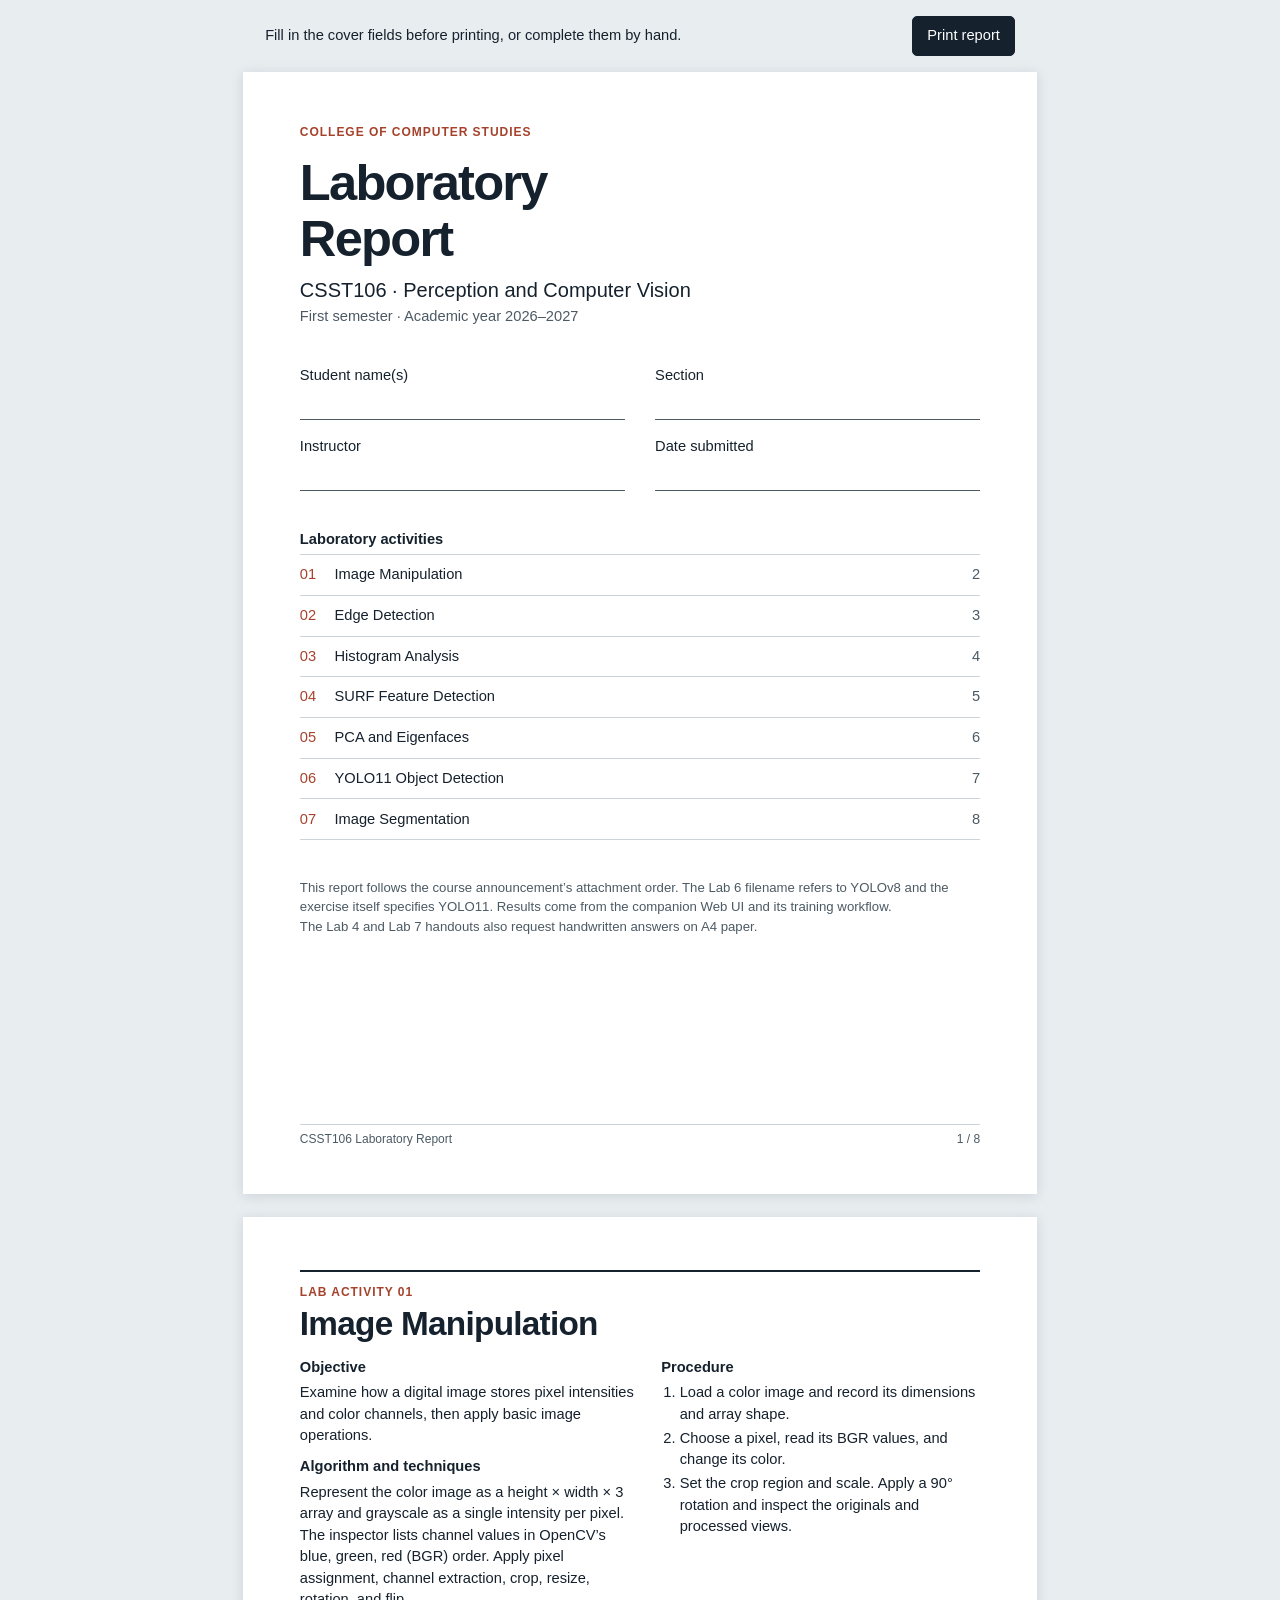
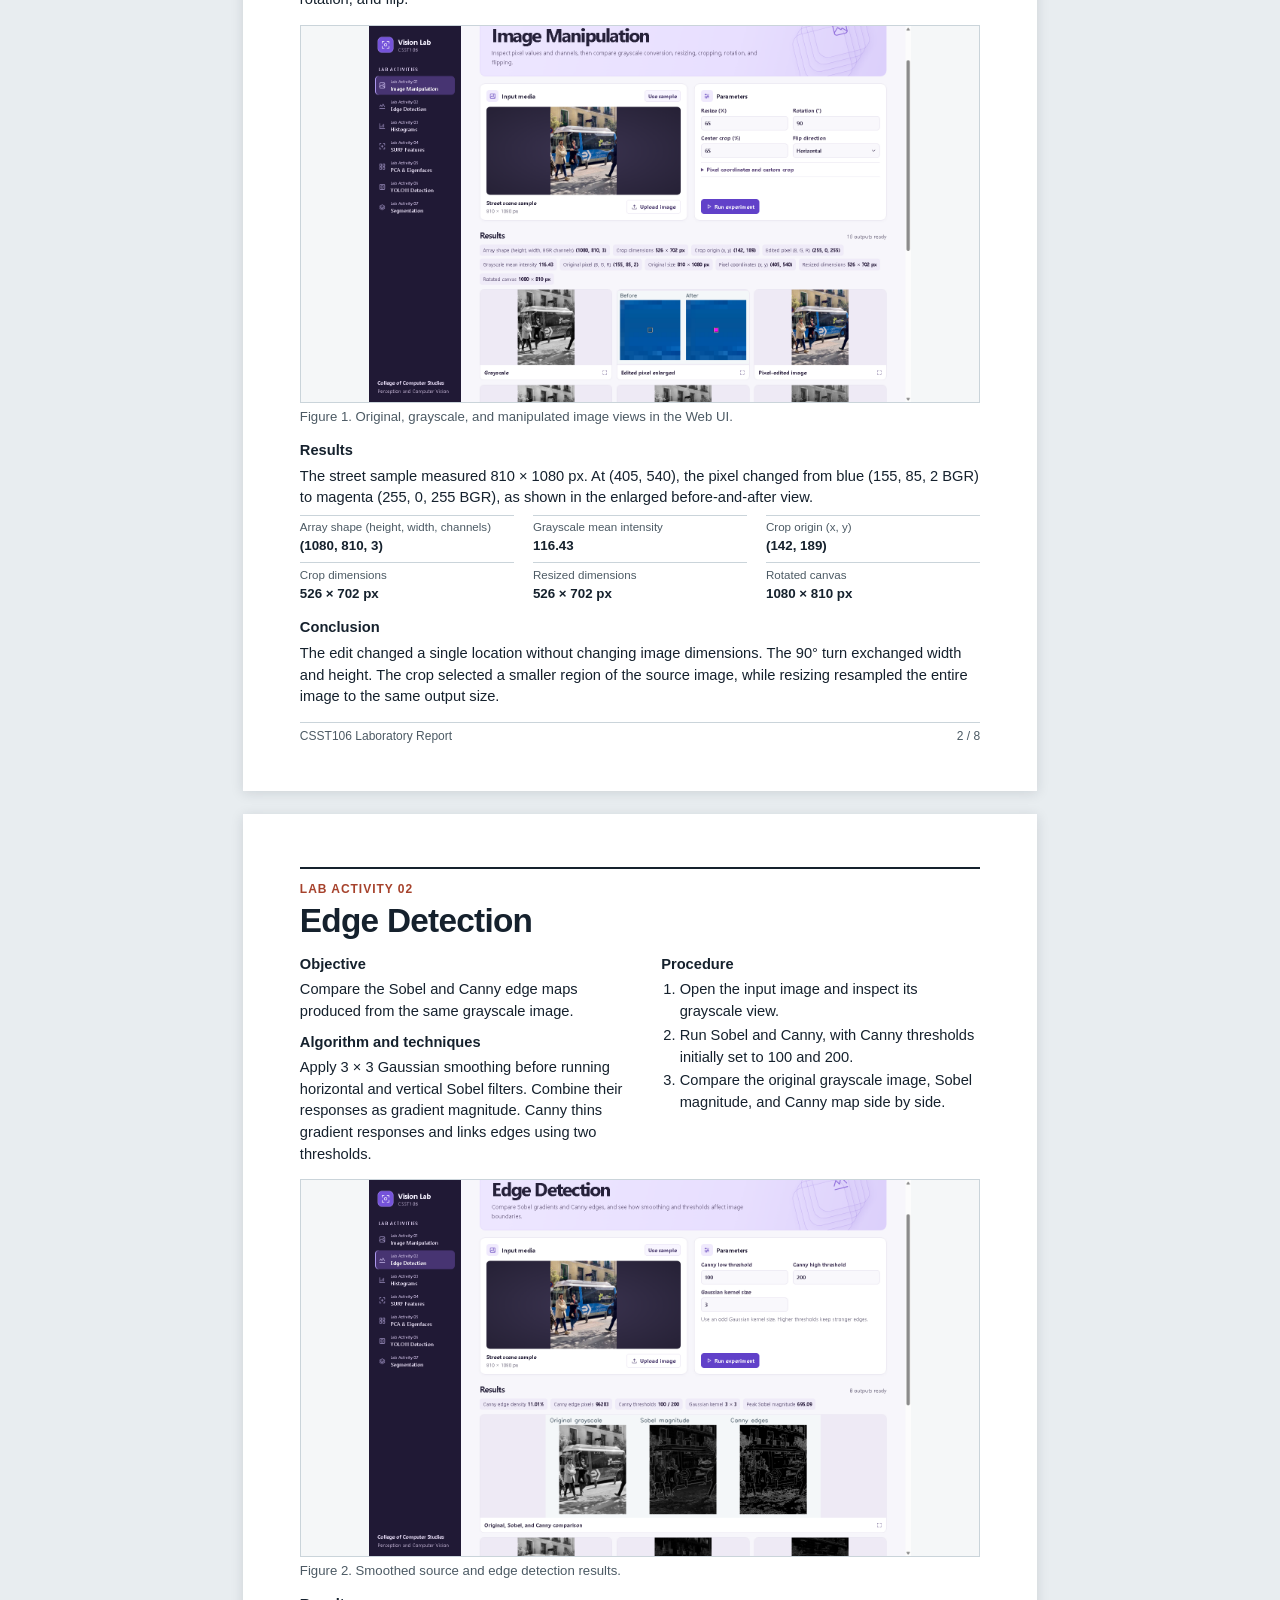
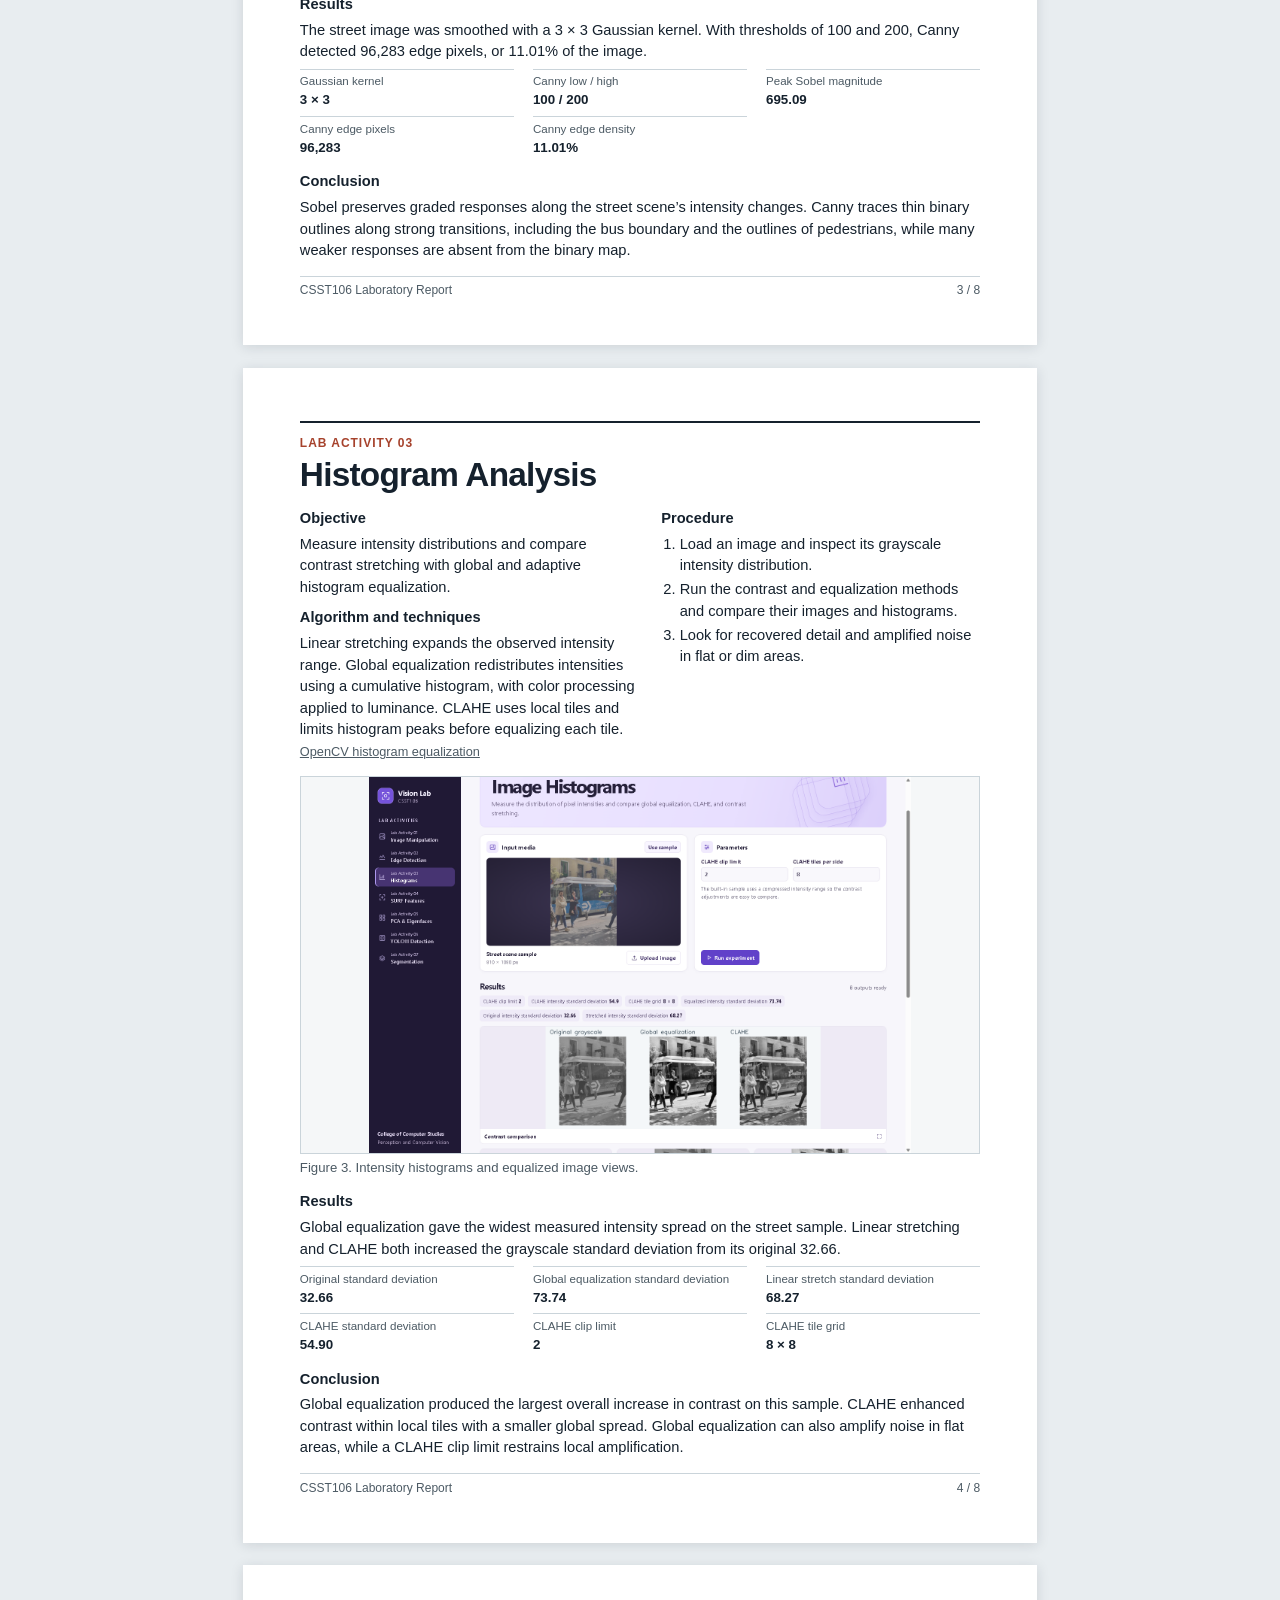
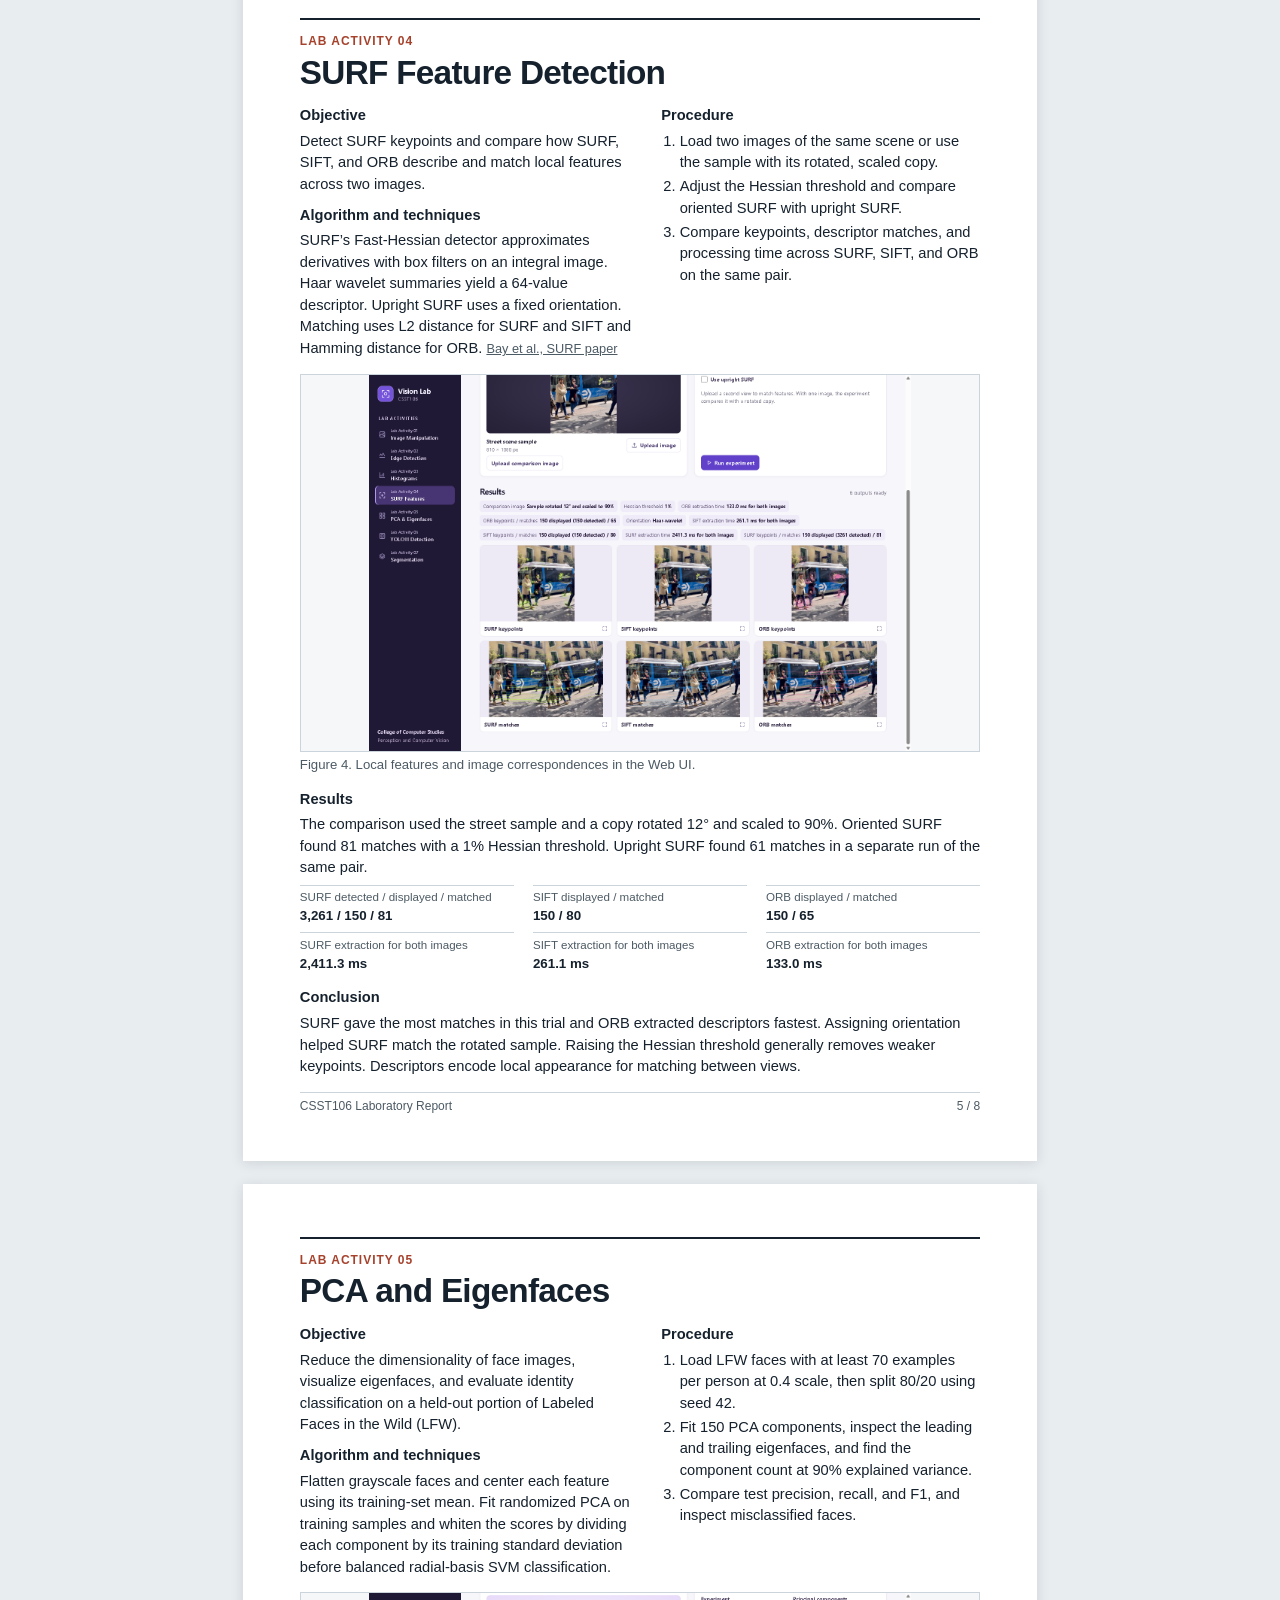
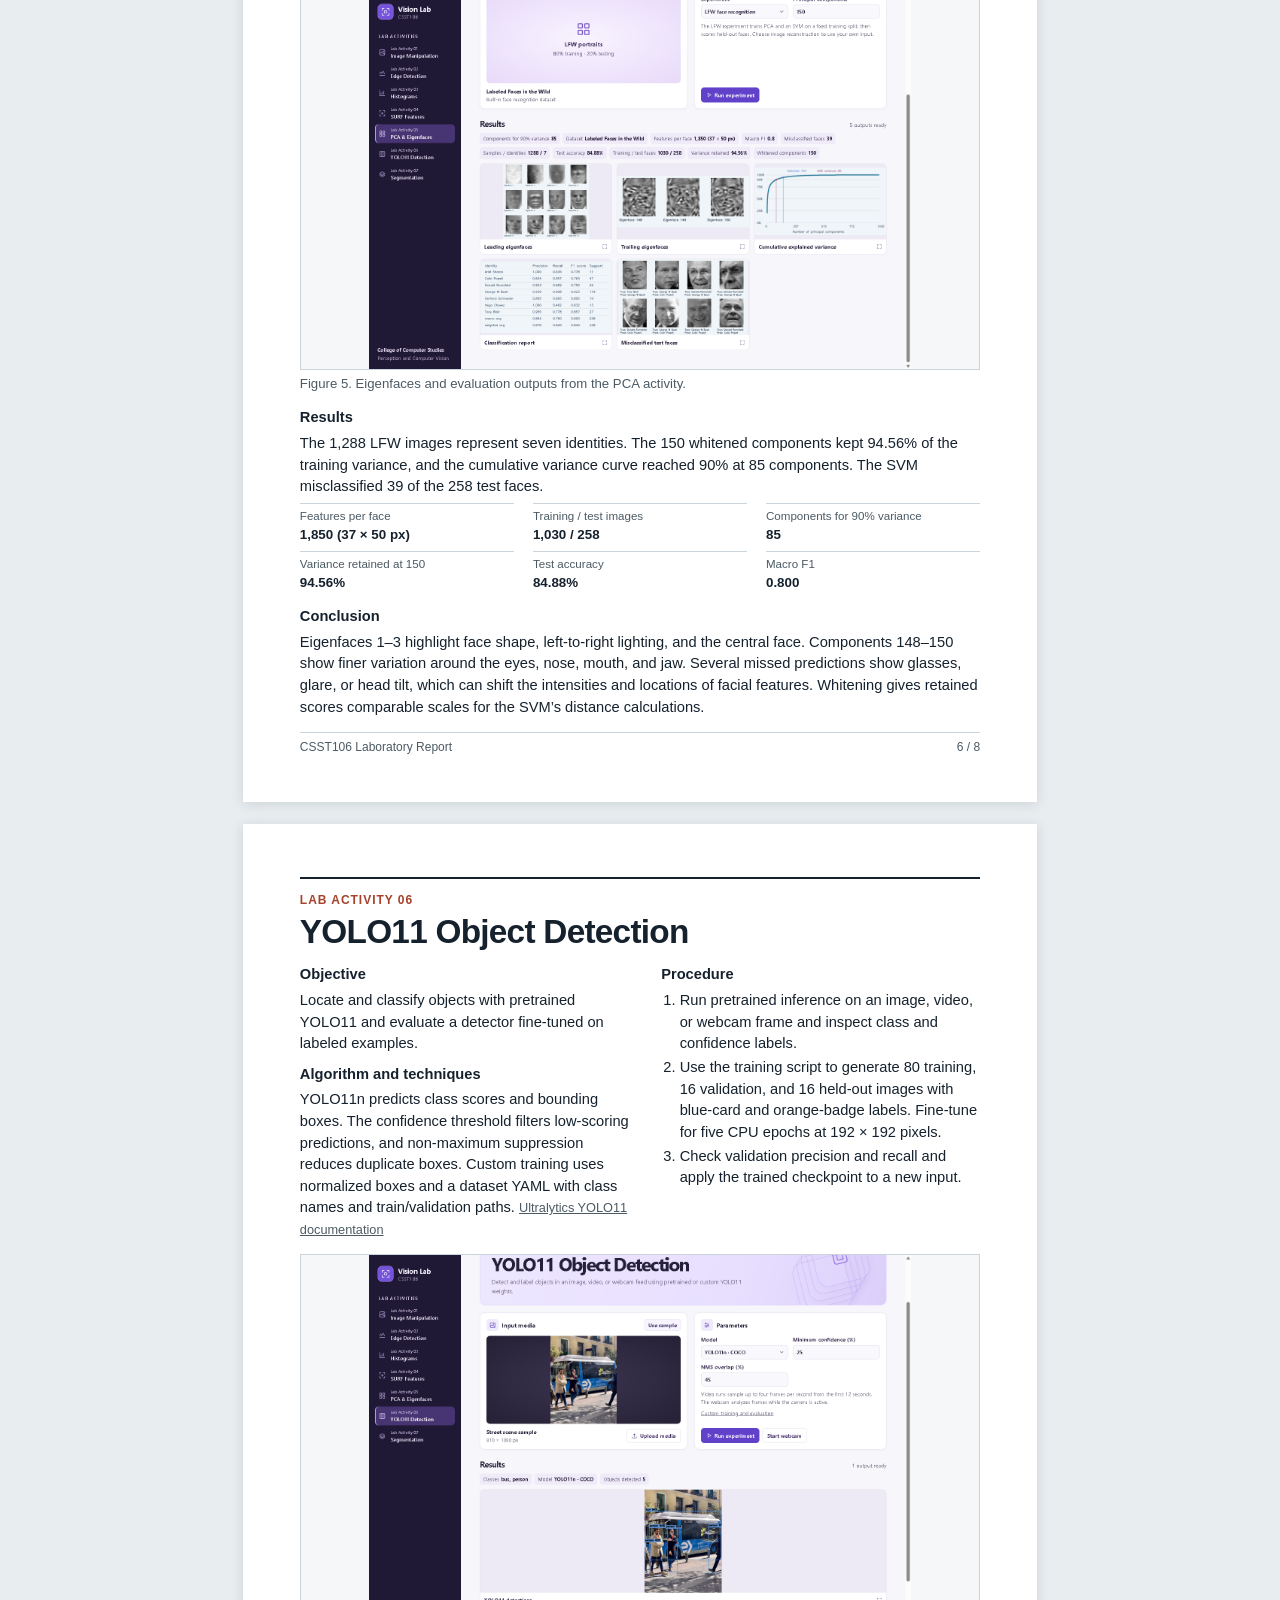
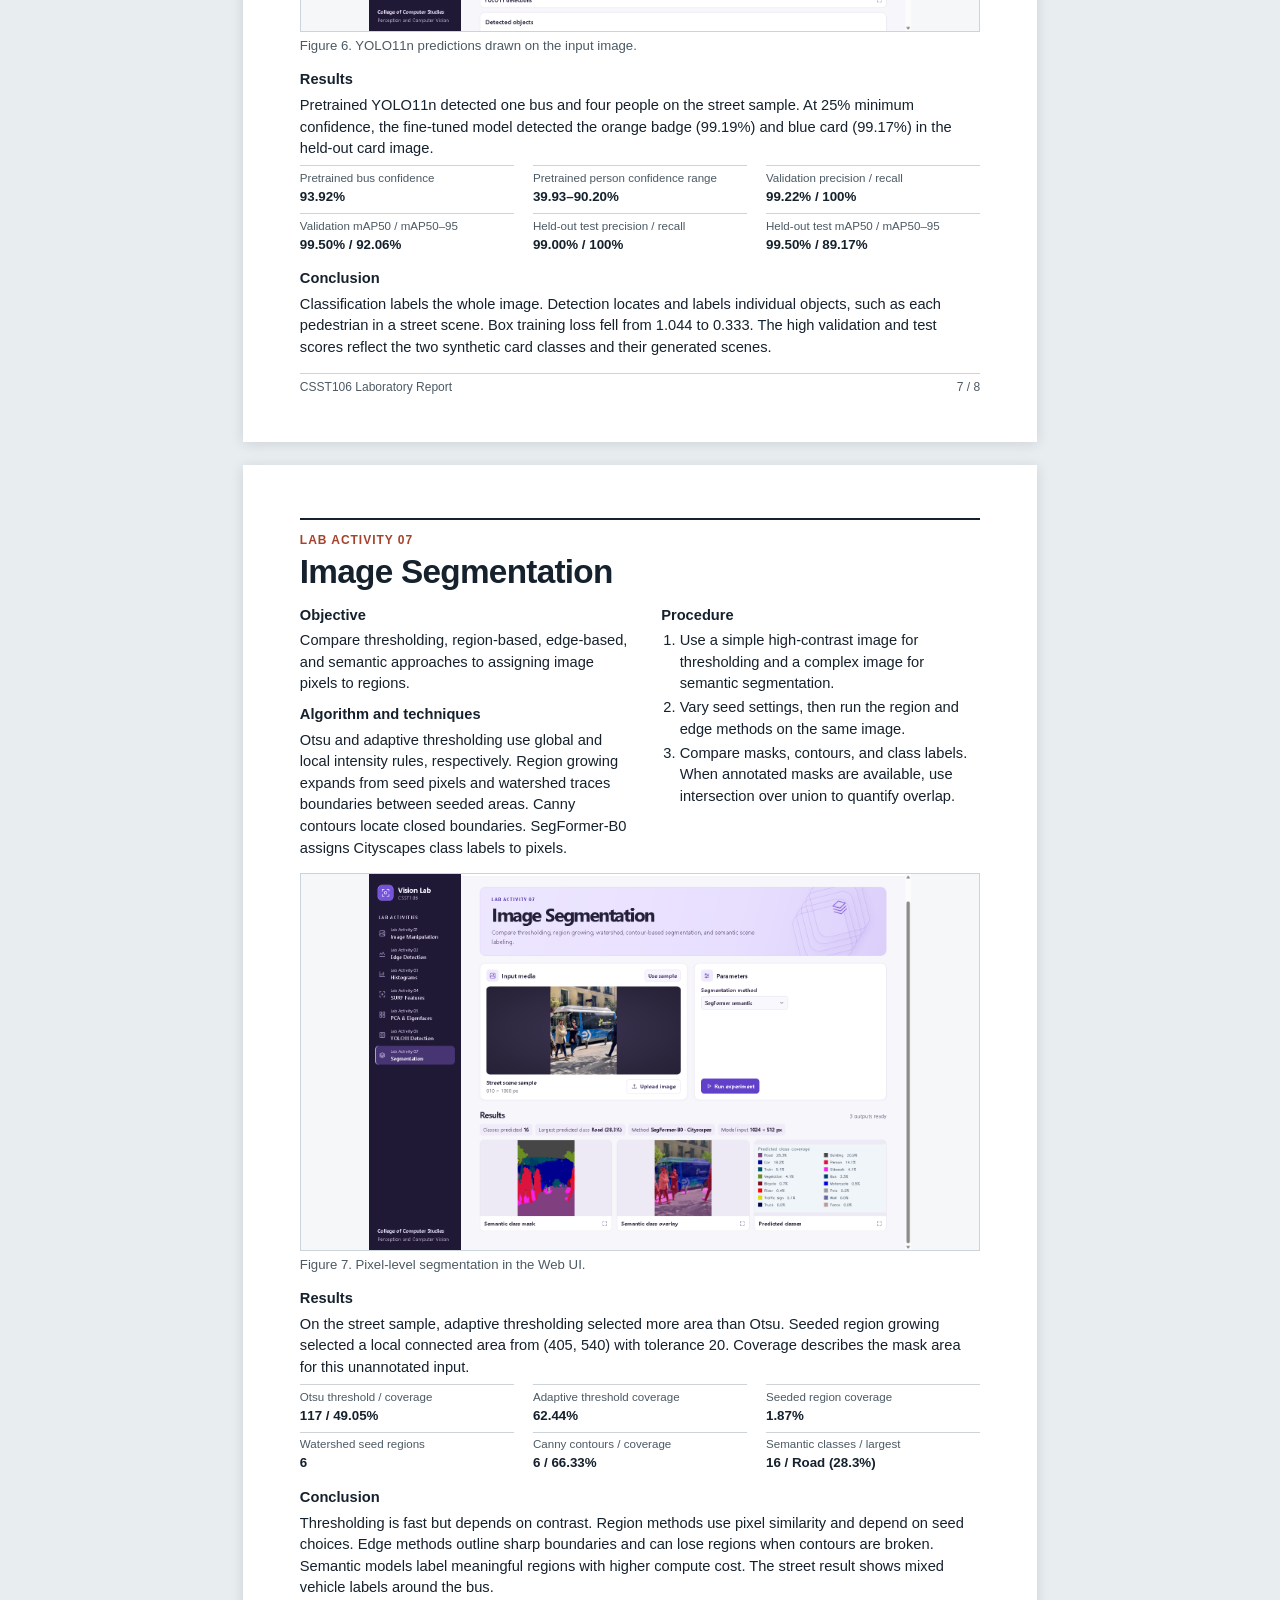
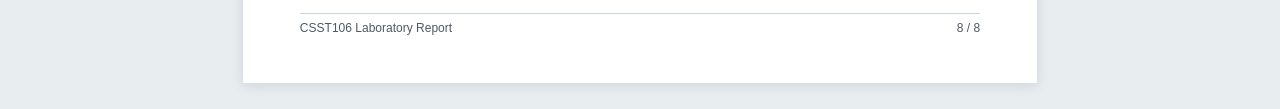
<file: report/index.html>
<!doctype html>
<html lang="en">
<head>
  <meta charset="utf-8">
  <meta name="viewport" content="width=device-width, initial-scale=1">
  <title>CSST106 Laboratory Report</title>
  <style>
    :root {
      color: #15212d;
      background: #e8edf0;
      font: 11pt/1.47 Arial, Helvetica, sans-serif;
      --ink: #15212d;
      --muted: #4c5a64;
      --line: #cad4da;
      --accent: #a6422c;
    }

    * { box-sizing: border-box; }
    body { margin: 0; }
    a { color: inherit; }
    p, figure { margin: 0; }
    h1, h2 { margin: 0; line-height: 1.1; }
    h3 { margin: 0 0 0.28rem; font-size: 1rem; }
    ol { margin: 0; padding-left: 1.26rem; }
    li + li { margin-top: 0.16rem; }

    .toolbar {
      display: flex;
      flex-wrap: wrap;
      align-items: center;
      justify-content: space-between;
      gap: 12px;
      max-width: 210mm;
      margin: 0 auto;
      padding: 16px 22px;
    }

    .toolbar button {
      padding: 8px 14px;
      border: 1px solid var(--ink);
      border-radius: 5px;
      background: var(--ink);
      color: white;
      font: inherit;
      cursor: pointer;
    }

    .report { display: grid; gap: 6mm; padding: 0 0 7mm; }
    .sheet {
      display: flex;
      flex-direction: column;
      width: min(100%, 210mm);
      min-height: 297mm;
      margin: 0 auto;
      padding: 14mm 15mm 12mm;
      background: white;
      box-shadow: 0 2px 12px #15212d20;
    }

    .cover { gap: 10mm; }
    .cover h1 { max-width: 11ch; margin: 3.5mm 0 2.5mm; font-size: 38pt; letter-spacing: -0.035em; }
    .cover .course { font-size: 15pt; }
    .cover .term { color: var(--muted); }
    .eyebrow { color: var(--accent); font-size: 0.82rem; font-weight: 700; letter-spacing: 0.08em; text-transform: uppercase; }

    .identification, .metrics { display: grid; margin: 0; }
    .identification { grid-template-columns: repeat(2, minmax(0, 1fr)); gap: 4mm 8mm; }
    .identification label { display: grid; gap: 1mm; }
    .identification input {
      min-width: 0;
      padding: 1mm 0;
      border: 0;
      border-bottom: 1px solid var(--muted);
      border-radius: 0;
      color: var(--ink);
      font: inherit;
    }

    .contents { list-style: none; padding: 0; }
    .contents li { margin: 0; border-top: 1px solid var(--line); }
    .contents li:last-child { border-bottom: 1px solid var(--line); }
    .contents a { display: flex; align-items: baseline; gap: 4mm; padding: 2.4mm 0; text-decoration: none; }
    .contents a:hover { text-decoration: underline; }
    .contents .number { min-width: 2.4ch; color: var(--accent); font-variant-numeric: tabular-nums; }
    .contents .page-number { margin-left: auto; color: var(--muted); }
    .scope { color: var(--muted); font-size: 0.9rem; }

    .lab { gap: 3.7mm; }
    .lab header { padding-top: 3.3mm; border-top: 2px solid var(--ink); }
    .lab h2 { margin-top: 1.1mm; font-size: 25pt; letter-spacing: -0.022em; }
    .lab-body { display: grid; grid-template-columns: 1.05fr 1fr; gap: 7mm; }
    .lab-body p + h3 { margin-top: 2.4mm; }
    .reference { color: var(--muted); font-size: 0.87rem; }

    .evidence img {
      display: block;
      width: 100%;
      height: auto;
      max-height: 100mm;
      margin-inline: auto;
      border: 1px solid var(--line);
      object-fit: contain;
      background: #f5f7f8;
    }

    .evidence figcaption { margin-top: 1mm; color: var(--muted); font-size: 0.9rem; }
    .evidence .missing-image { margin: 3mm 0; padding: 3mm; border: 1px solid var(--line); }
    .metrics { grid-template-columns: repeat(3, minmax(0, 1fr)); gap: 1.6mm 5mm; margin-top: 1.5mm; }
    .metrics:empty { display: none; }
    .metrics div { padding-top: 1mm; border-top: 1px solid var(--line); overflow-wrap: anywhere; }
    .metrics dt { color: var(--muted); font-size: 0.79rem; }
    .metrics dd { margin: 0; font-size: 0.91rem; font-weight: 700; }
    .page-footer {
      display: flex;
      justify-content: space-between;
      gap: 5mm;
      margin-top: auto;
      padding-top: 1.5mm;
      border-top: 1px solid var(--line);
      color: var(--muted);
      font-size: 0.82rem;
    }

    @media screen and (max-width: 650px) {
      .sheet { min-height: 0; padding: 24px 20px; }
      .lab-body { grid-template-columns: 1fr; gap: 3.7mm; }
      .metrics { grid-template-columns: repeat(2, minmax(0, 1fr)); }
      .page-footer { margin-top: 3mm; }
    }

    @page { size: A4; margin: 12mm 14mm; }
    @media print {
      :root { background: white; font-size: 10pt; }
      .toolbar { display: none; }
      .report { display: block; padding: 0; }
      .sheet {
        width: 100%;
        min-height: 269mm;
        padding: 0;
        margin: 0;
        break-after: page;
        box-shadow: none;
        print-color-adjust: exact;
      }
      .sheet:last-child { break-after: auto; }
      .lab { gap: 3.2mm; }
      .evidence { break-inside: avoid; }
      .evidence img { max-height: 85mm; }
      .page-footer { break-inside: avoid; }
    }
  </style>
</head>
<body>
  <div class="toolbar">
    <span>Fill in the cover fields before printing, or complete them by hand.</span>
    <button type="button" onclick="window.print()">Print report</button>
  </div>
  <main class="report">
    <section class="sheet cover" aria-labelledby="report-title">
      <header>
        <p class="eyebrow">College of Computer Studies</p>
        <h1 id="report-title">Laboratory Report</h1>
        <p class="course">CSST106 · Perception and Computer Vision</p>
        <p class="term">First semester · Academic year 2026–2027</p>
      </header>

      <div class="identification">
        <label>Student name(s) <input type="text" autocomplete="off"></label>
        <label>Section <input type="text" autocomplete="off"></label>
        <label>Instructor <input type="text" autocomplete="off"></label>
        <label>Date submitted <input type="text" autocomplete="off"></label>
      </div>

      <nav aria-labelledby="contents-title">
        <h3 id="contents-title">Laboratory activities</h3>
        <ol class="contents">
          <li><a href="#lab-01"><span class="number">01</span> Image Manipulation <span class="page-number">2</span></a></li>
          <li><a href="#lab-02"><span class="number">02</span> Edge Detection <span class="page-number">3</span></a></li>
          <li><a href="#lab-03"><span class="number">03</span> Histogram Analysis <span class="page-number">4</span></a></li>
          <li><a href="#lab-04"><span class="number">04</span> SURF Feature Detection <span class="page-number">5</span></a></li>
          <li><a href="#lab-05"><span class="number">05</span> PCA and Eigenfaces <span class="page-number">6</span></a></li>
          <li><a href="#lab-06"><span class="number">06</span> YOLO11 Object Detection <span class="page-number">7</span></a></li>
          <li><a href="#lab-07"><span class="number">07</span> Image Segmentation <span class="page-number">8</span></a></li>
        </ol>
      </nav>

      <div class="scope">
        <p>This report follows the course announcement’s attachment order. The Lab 6 filename refers to YOLOv8 and the exercise itself specifies YOLO11. Results come from the companion Web UI and its training workflow.</p>
        <p>The Lab 4 and Lab 7 handouts also request handwritten answers on A4 paper.</p>
      </div>
      <footer class="page-footer"><span>CSST106 Laboratory Report</span><span>1 / 8</span></footer>
    </section>

    <section class="sheet lab" id="lab-01" data-lab="1" aria-labelledby="title-01">
      <header><p class="eyebrow">Lab Activity 01</p><h2 id="title-01">Image Manipulation</h2></header>
      <div class="lab-body">
        <div>
          <h3>Objective</h3>
          <p>Examine how a digital image stores pixel intensities and color channels, then apply basic image operations.</p>
          <h3>Algorithm and techniques</h3>
          <p>Represent the color image as a height × width × 3 array and grayscale as a single intensity per pixel. The inspector lists channel values in OpenCV’s blue, green, red (BGR) order. Apply pixel assignment, channel extraction, crop, resize, rotation, and flip.</p>
        </div>
        <div>
          <h3>Procedure</h3>
          <ol>
            <li>Load a color image and record its dimensions and array shape.</li>
            <li>Choose a pixel, read its BGR values, and change its color.</li>
            <li>Set the crop region and scale. Apply a 90° rotation and inspect the originals and processed views.</li>
          </ol>
        </div>
      </div>
      <figure class="evidence">
        <img src="screenshots/lab-01.png" alt="Web UI showing the source image, grayscale conversion, and manipulation outputs." width="1440" height="950">
        <figcaption>Figure 1. Original, grayscale, and manipulated image views in the Web UI.</figcaption>
      </figure>
      <section aria-label="Results"><h3>Results</h3><p data-summary>Run results are awaiting capture.</p><dl class="metrics" data-metrics></dl></section>
      <section><h3>Conclusion</h3><p data-conclusion>Pixel coordinates and channel values make individual image edits measurable. Cropping, resizing, and rotation change spatial layout, while grayscale reduces each pixel to one intensity value.</p></section>
      <footer class="page-footer"><span>CSST106 Laboratory Report</span><span>2 / 8</span></footer>
    </section>

    <section class="sheet lab" id="lab-02" data-lab="2" aria-labelledby="title-02">
      <header><p class="eyebrow">Lab Activity 02</p><h2 id="title-02">Edge Detection</h2></header>
      <div class="lab-body">
        <div>
          <h3>Objective</h3>
          <p>Compare the Sobel and Canny edge maps produced from the same grayscale image.</p>
          <h3>Algorithm and techniques</h3>
          <p>Apply 3 × 3 Gaussian smoothing before running horizontal and vertical Sobel filters. Combine their responses as gradient magnitude. Canny thins gradient responses and links edges using two thresholds.</p>
        </div>
        <div>
          <h3>Procedure</h3>
          <ol>
            <li>Open the input image and inspect its grayscale view.</li>
            <li>Run Sobel and Canny, with Canny thresholds initially set to 100 and 200.</li>
            <li>Compare the original grayscale image, Sobel magnitude, and Canny map side by side.</li>
          </ol>
        </div>
      </div>
      <figure class="evidence">
        <img src="screenshots/lab-02.png" alt="Web UI showing the derivative filters and Canny results." width="1440" height="950">
        <figcaption>Figure 2. Smoothed source and edge detection results.</figcaption>
      </figure>
      <section aria-label="Results"><h3>Results</h3><p data-summary>Run results are awaiting capture.</p><dl class="metrics" data-metrics></dl></section>
      <section><h3>Conclusion</h3><p data-conclusion>Sobel magnitude gives a graded response and can show wider edges. Canny produces a binary map with thinner boundaries, and its thresholds determine whether weaker detail appears.</p></section>
      <footer class="page-footer"><span>CSST106 Laboratory Report</span><span>3 / 8</span></footer>
    </section>

    <section class="sheet lab" id="lab-03" data-lab="3" aria-labelledby="title-03">
      <header><p class="eyebrow">Lab Activity 03</p><h2 id="title-03">Histogram Analysis</h2></header>
      <div class="lab-body">
        <div>
          <h3>Objective</h3>
          <p>Measure intensity distributions and compare contrast stretching with global and adaptive histogram equalization.</p>
          <h3>Algorithm and techniques</h3>
          <p>Linear stretching expands the observed intensity range. Global equalization redistributes intensities using a cumulative histogram, with color processing applied to luminance. CLAHE uses local tiles and limits histogram peaks before equalizing each tile. <a class="reference" href="https://docs.opencv.org/4.x/d5/daf/tutorial_py_histogram_equalization.html">OpenCV histogram equalization</a></p>
        </div>
        <div>
          <h3>Procedure</h3>
          <ol>
            <li>Load an image and inspect its grayscale intensity distribution.</li>
            <li>Run the contrast and equalization methods and compare their images and histograms.</li>
            <li>Look for recovered detail and amplified noise in flat or dim areas.</li>
          </ol>
        </div>
      </div>
      <figure class="evidence">
        <img src="screenshots/lab-03.png" alt="Web UI showing RGB and grayscale histograms and equalized images." width="1440" height="950">
        <figcaption>Figure 3. Intensity histograms and equalized image views.</figcaption>
      </figure>
      <section aria-label="Results"><h3>Results</h3><p data-summary>Run results are awaiting capture.</p><dl class="metrics" data-metrics></dl></section>
      <section><h3>Conclusion</h3><p data-conclusion>One global mapping can strengthen contrast and amplify noise. CLAHE can reveal detail under uneven lighting while limiting enhancement in each tile. These operations can make features easier to inspect in low-contrast photographs.</p></section>
      <footer class="page-footer"><span>CSST106 Laboratory Report</span><span>4 / 8</span></footer>
    </section>

    <section class="sheet lab" id="lab-04" data-lab="4" aria-labelledby="title-04">
      <header><p class="eyebrow">Lab Activity 04</p><h2 id="title-04">SURF Feature Detection</h2></header>
      <div class="lab-body">
        <div>
          <h3>Objective</h3>
          <p>Detect SURF keypoints and compare how SURF, SIFT, and ORB describe and match local features across two images.</p>
          <h3>Algorithm and techniques</h3>
          <p>SURF’s Fast-Hessian detector approximates derivatives with box filters on an integral image. Haar wavelet summaries yield a 64-value descriptor. Upright SURF uses a fixed orientation. Matching uses L2 distance for SURF and SIFT and Hamming distance for ORB. <a class="reference" href="https://doi.org/10.1016/j.cviu.2007.09.014">Bay et al., SURF paper</a></p>
        </div>
        <div>
          <h3>Procedure</h3>
          <ol>
            <li>Load two images of the same scene or use the sample with its rotated, scaled copy.</li>
            <li>Adjust the Hessian threshold and compare oriented SURF with upright SURF.</li>
            <li>Compare keypoints, descriptor matches, and processing time across SURF, SIFT, and ORB on the same pair.</li>
          </ol>
        </div>
      </div>
      <figure class="evidence">
        <img src="screenshots/lab-04.png" alt="Web UI showing local feature analysis and descriptor matching." width="1440" height="950">
        <figcaption>Figure 4. Local features and image correspondences in the Web UI.</figcaption>
      </figure>
      <section aria-label="Results"><h3>Results</h3><p data-summary>Run results are awaiting capture.</p><dl class="metrics" data-metrics></dl></section>
      <section><h3>Conclusion</h3><p data-conclusion>Raising the Hessian threshold generally reduces the number of keypoints. Descriptors encode local appearance so features can be matched across images. The number of matches and processing time depend on the image pair and detector settings.</p></section>
      <footer class="page-footer"><span>CSST106 Laboratory Report</span><span>5 / 8</span></footer>
    </section>

    <section class="sheet lab" id="lab-05" data-lab="5" aria-labelledby="title-05">
      <header><p class="eyebrow">Lab Activity 05</p><h2 id="title-05">PCA and Eigenfaces</h2></header>
      <div class="lab-body">
        <div>
          <h3>Objective</h3>
          <p>Reduce the dimensionality of face images, visualize eigenfaces, and evaluate identity classification on a held-out portion of Labeled Faces in the Wild (LFW).</p>
          <h3>Algorithm and techniques</h3>
          <p>Flatten grayscale faces and center each feature using its training-set mean. Fit randomized PCA on training samples and whiten the scores by dividing each component by its training standard deviation before balanced radial-basis SVM classification.</p>
        </div>
        <div>
          <h3>Procedure</h3>
          <ol>
            <li>Load LFW faces with at least 70 examples per person at 0.4 scale, then split 80/20 using seed 42.</li>
            <li>Fit 150 PCA components, inspect the leading and trailing eigenfaces, and find the component count at 90% explained variance.</li>
            <li>Compare test precision, recall, and F1, and inspect misclassified faces.</li>
          </ol>
        </div>
      </div>
      <figure class="evidence">
        <img src="screenshots/lab-05.png" alt="Web UI showing PCA and eigenface classification results." width="1440" height="950">
        <figcaption>Figure 5. Eigenfaces and evaluation outputs from the PCA activity.</figcaption>
      </figure>
      <section aria-label="Results"><h3>Results</h3><p data-summary>Run results are awaiting capture.</p><dl class="metrics" data-metrics></dl></section>
      <section><h3>Conclusion</h3><p data-conclusion>Eigenfaces 1–3 highlight face shape, left-to-right lighting, and the central face. Components 148–150 show finer variation around the eyes, nose, mouth, and jaw. Several missed predictions show glasses, glare, or head tilt, which can shift the intensities and locations of facial features. Whitening gives retained scores comparable scales for the SVM’s distance calculations.</p></section>
      <footer class="page-footer"><span>CSST106 Laboratory Report</span><span>6 / 8</span></footer>
    </section>

    <section class="sheet lab" id="lab-06" data-lab="6" aria-labelledby="title-06">
      <header><p class="eyebrow">Lab Activity 06</p><h2 id="title-06">YOLO11 Object Detection</h2></header>
      <div class="lab-body">
        <div>
          <h3>Objective</h3>
          <p>Locate and classify objects with pretrained YOLO11 and evaluate a detector fine-tuned on labeled examples.</p>
          <h3>Algorithm and techniques</h3>
          <p>YOLO11n predicts class scores and bounding boxes. The confidence threshold filters low-scoring predictions, and non-maximum suppression reduces duplicate boxes. Custom training uses normalized boxes and a dataset YAML with class names and train/validation paths. <a class="reference" href="https://docs.ultralytics.com/models/yolo11/">Ultralytics YOLO11 documentation</a></p>
        </div>
        <div>
          <h3>Procedure</h3>
          <ol>
            <li>Run pretrained inference on an image, video, or webcam frame and inspect class and confidence labels.</li>
            <li>Use the training script to generate 80 training, 16 validation, and 16 held-out images with blue-card and orange-badge labels. Fine-tune for five CPU epochs at 192 × 192 pixels.</li>
            <li>Check validation precision and recall and apply the trained checkpoint to a new input.</li>
          </ol>
        </div>
      </div>
      <figure class="evidence">
        <img src="screenshots/lab-06.png" alt="Web UI showing bounding boxes and labels from YOLO11 object detection." width="1440" height="950">
        <figcaption>Figure 6. YOLO11n predictions drawn on the input image.</figcaption>
      </figure>
      <section aria-label="Results"><h3>Results</h3><p data-summary>Run results are awaiting capture.</p><dl class="metrics" data-metrics></dl></section>
      <section><h3>Conclusion</h3><p data-conclusion>Classification labels the whole image. Detection locates and labels individual objects, such as each pedestrian in a street scene. Box training loss fell from 1.044 to 0.333. The high validation and test scores reflect the two synthetic card classes and their generated scenes.</p></section>
      <footer class="page-footer"><span>CSST106 Laboratory Report</span><span>7 / 8</span></footer>
    </section>

    <section class="sheet lab" id="lab-07" data-lab="7" aria-labelledby="title-07">
      <header><p class="eyebrow">Lab Activity 07</p><h2 id="title-07">Image Segmentation</h2></header>
      <div class="lab-body">
        <div>
          <h3>Objective</h3>
          <p>Compare thresholding, region-based, edge-based, and semantic approaches to assigning image pixels to regions.</p>
          <h3>Algorithm and techniques</h3>
          <p>Otsu and adaptive thresholding use global and local intensity rules, respectively. Region growing expands from seed pixels and watershed traces boundaries between seeded areas. Canny contours locate closed boundaries. SegFormer-B0 assigns Cityscapes class labels to pixels.</p>
        </div>
        <div>
          <h3>Procedure</h3>
          <ol>
            <li>Use a simple high-contrast image for thresholding and a complex image for semantic segmentation.</li>
            <li>Vary seed settings, then run the region and edge methods on the same image.</li>
            <li>Compare masks, contours, and class labels. When annotated masks are available, use intersection over union to quantify overlap.</li>
          </ol>
        </div>
      </div>
      <figure class="evidence">
        <img src="screenshots/lab-07.png" alt="Web UI showing the source image and segmentation output." width="1440" height="950">
        <figcaption>Figure 7. Pixel-level segmentation in the Web UI.</figcaption>
      </figure>
      <section aria-label="Results"><h3>Results</h3><p data-summary>Run results are awaiting capture.</p><dl class="metrics" data-metrics></dl></section>
      <section><h3>Conclusion</h3><p data-conclusion>Thresholding is fast but depends on contrast. Region methods use pixel similarity and depend on seed choices. Edge methods outline sharp boundaries and can lose regions when contours are broken. Semantic models label meaningful regions with higher compute cost. The street result shows mixed vehicle labels around the bus.</p></section>
      <footer class="page-footer"><span>CSST106 Laboratory Report</span><span>8 / 8</span></footer>
    </section>
  </main>

  <script src="results.js"></script>
  <script>
    for (const activity of document.querySelectorAll('[data-lab]')) {
      const result = window.labResults?.[activity.dataset.lab];
      if (result?.summary) activity.querySelector('[data-summary]').textContent = result.summary;
      if (result?.conclusion) activity.querySelector('[data-conclusion]').textContent = result.conclusion;

      for (const [label, value] of Object.entries(result?.metrics ?? {})) {
        if (value === undefined || value === null) continue;
        const term = document.createElement('dt');
        term.textContent = label;
        const description = document.createElement('dd');
        description.textContent = Array.isArray(value) ? value.join(', ') : String(value);
        const measure = document.createElement('div');
        measure.append(term, description);
        activity.querySelector('[data-metrics]').append(measure);
      }
    }

    for (const screenshot of document.querySelectorAll('.evidence img')) {
      function showMissingImage() {
        const message = document.createElement('p');
        message.className = 'missing-image';
        message.textContent = 'The Web UI screenshot for this activity is awaiting capture.';
        screenshot.replaceWith(message);
      }

      screenshot.addEventListener('error', showMissingImage, { once: true });
      if (screenshot.complete && !screenshot.naturalWidth) showMissingImage();
    }
  </script>
</body>
</html>
</file>
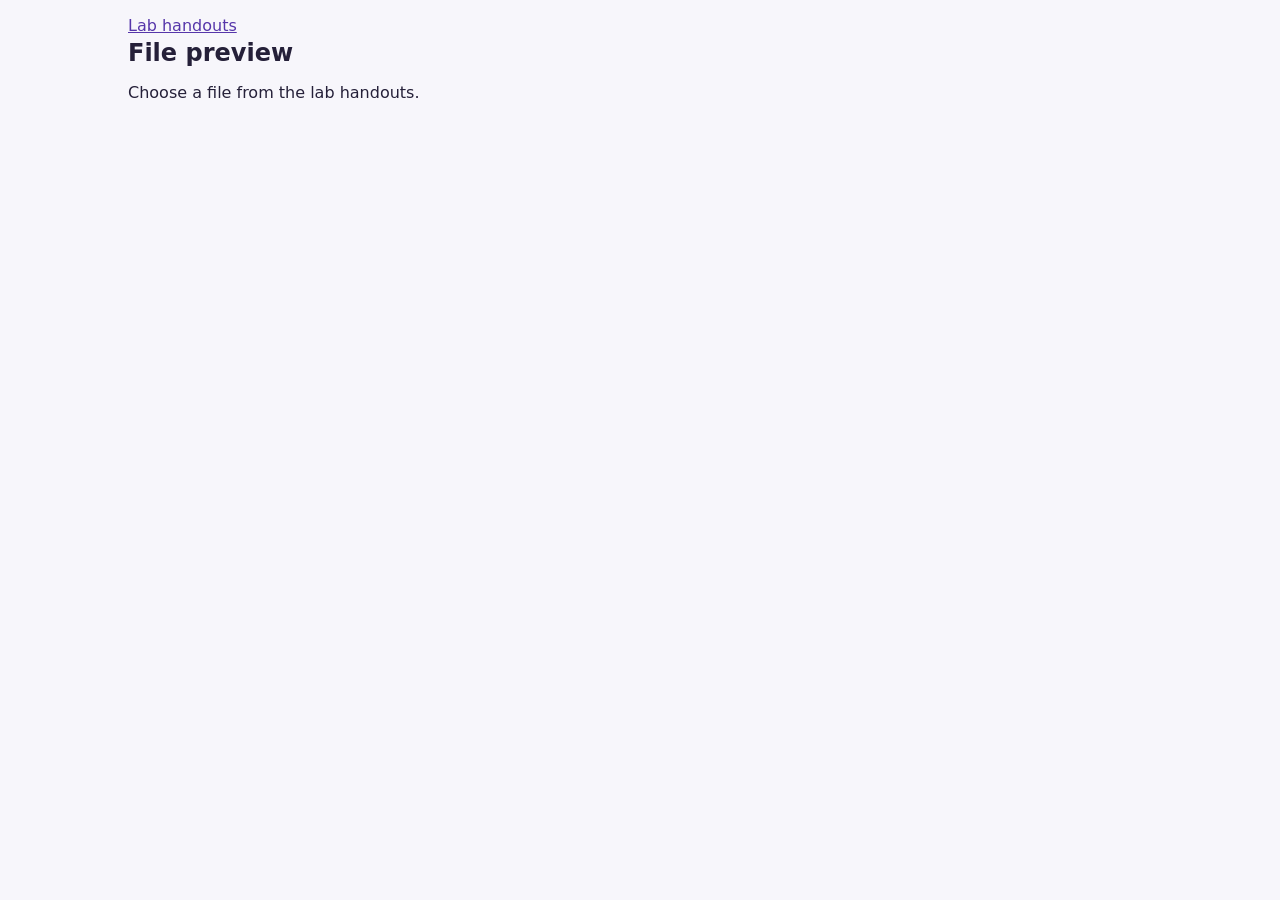
<file: docs/viewer/index.html>
<!doctype html>
<html lang="en">
<head>
  <meta charset="utf-8">
  <meta name="viewport" content="width=device-width, initial-scale=1">
  <meta name="theme-color" content="#201935">
  <title>File preview · CSST106</title>
  <link rel="stylesheet" href="styles.css">
  <script src="vendor/jszip-3.10.1.min.js" defer></script>
  <script src="vendor/docx-preview-0.4.1.min.js" defer></script>
  <script src="preview.js" defer></script>
</head>
<body>
  <main>
    <header>
      <div><a id="back" href="../">Lab handouts</a><h1 id="file-title">File preview</h1></div>
      <a id="download" class="button" download hidden>Download file</a>
    </header>
    <p id="preview-status" role="status">Opening file…</p>
    <div id="preview"></div>
  </main>
</body>
</html>
</file>
<file: docs/viewer/styles.css>
:root {
  color-scheme: light;
  font-family: 'Segoe UI', system-ui, sans-serif;
  color: #252039;
  background: #f7f6fb;
}

* { box-sizing: border-box; }
body { margin: 0; }
[hidden] { display: none !important; }
main { width: min(100% - 2rem, 64rem); margin: 1rem auto; }
header { display: flex; flex-wrap: wrap; align-items: center; justify-content: space-between; gap: 12px; margin-bottom: 1rem; }
header > div { min-width: 0; }
h1 { margin: .25rem 0 0; font-size: clamp(1rem, 3vw, 1.5rem); overflow-wrap: anywhere; }
a { color: #5636aa; }
a:focus-visible { outline: 3px solid #795ad6; outline-offset: 3px; }
.button { display: inline-block; padding: .625rem .875rem; border-radius: .5rem; color: #fff; background: #6141c9; text-decoration: none; font-weight: 650; }
.button:hover { background: #5235af; }
iframe, img, video, pre { display: block; border: 1px solid #e7e3ef; border-radius: .625rem; background: #fff; }
iframe { width: 100%; height: 80vh; }
img, video { max-width: 100%; max-height: 80vh; margin: 0 auto; }
pre { margin: 0; padding: 1rem; overflow: auto; }
</file>
